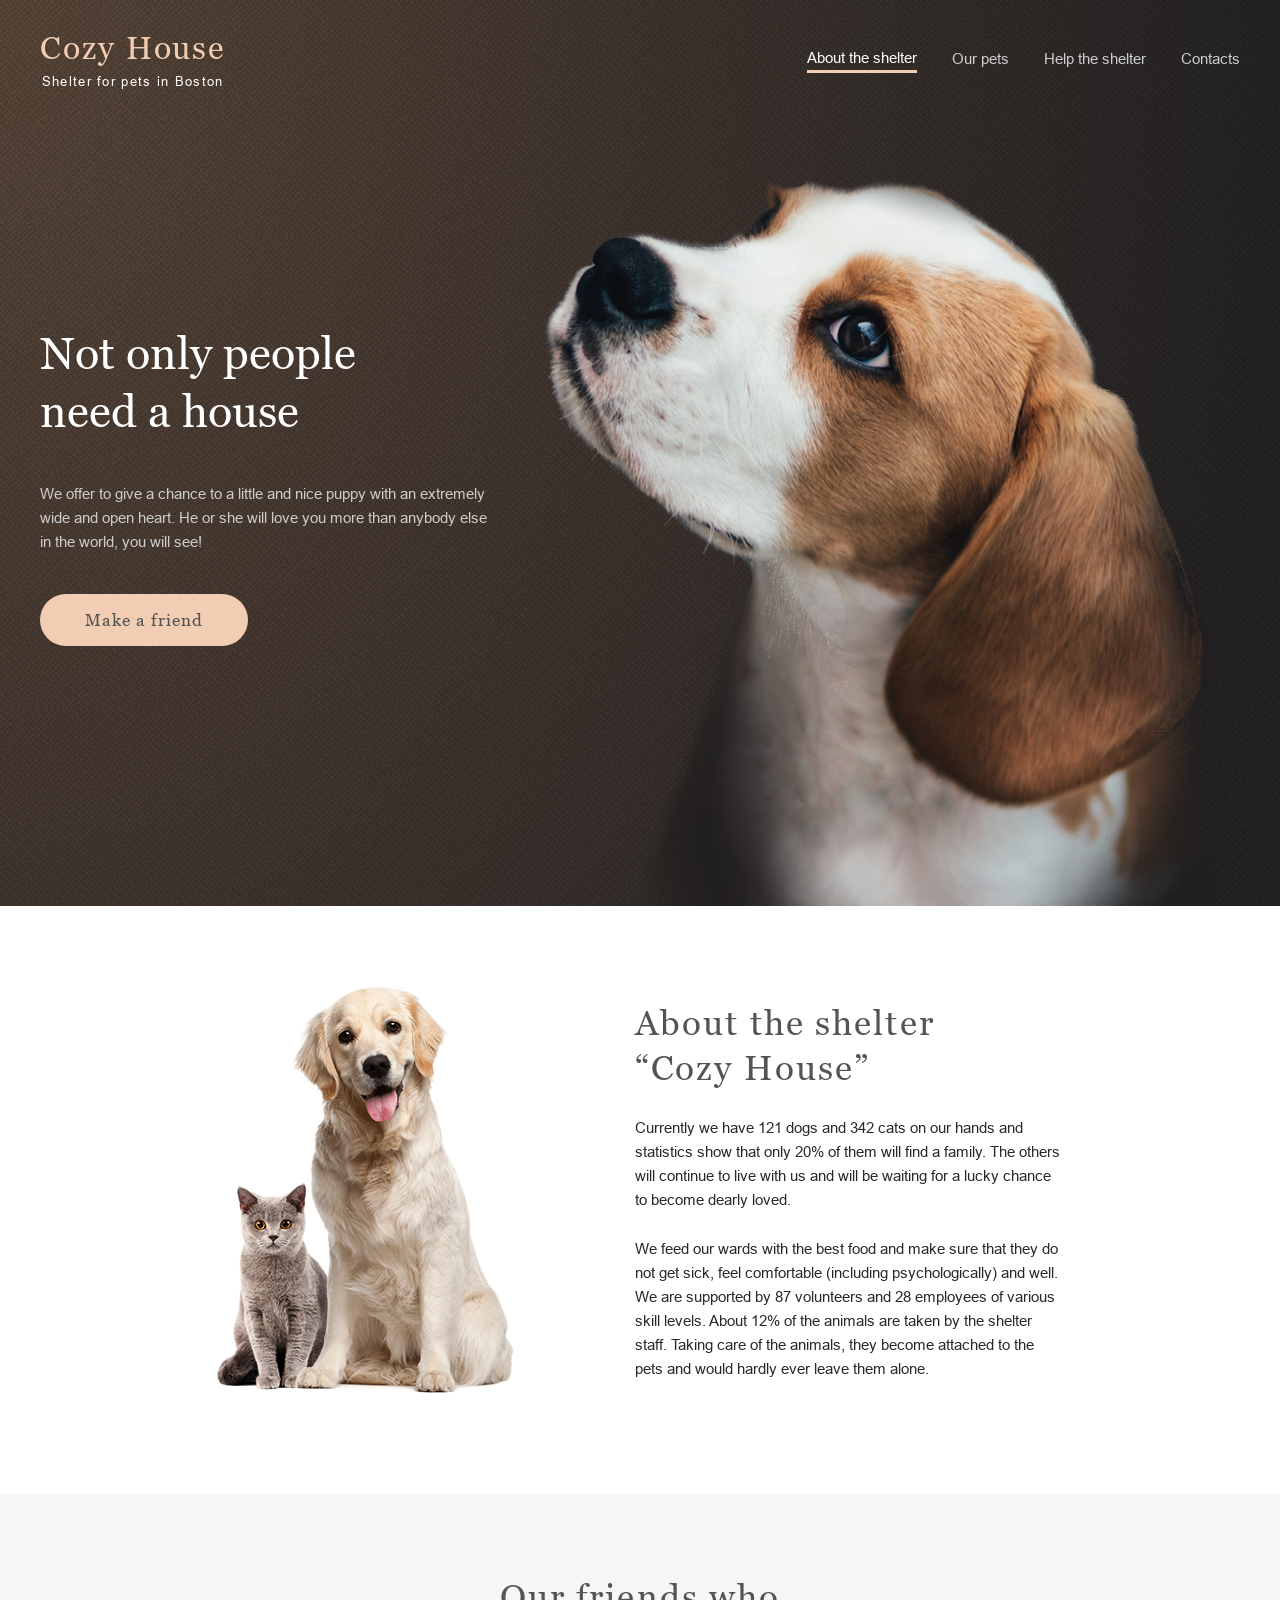
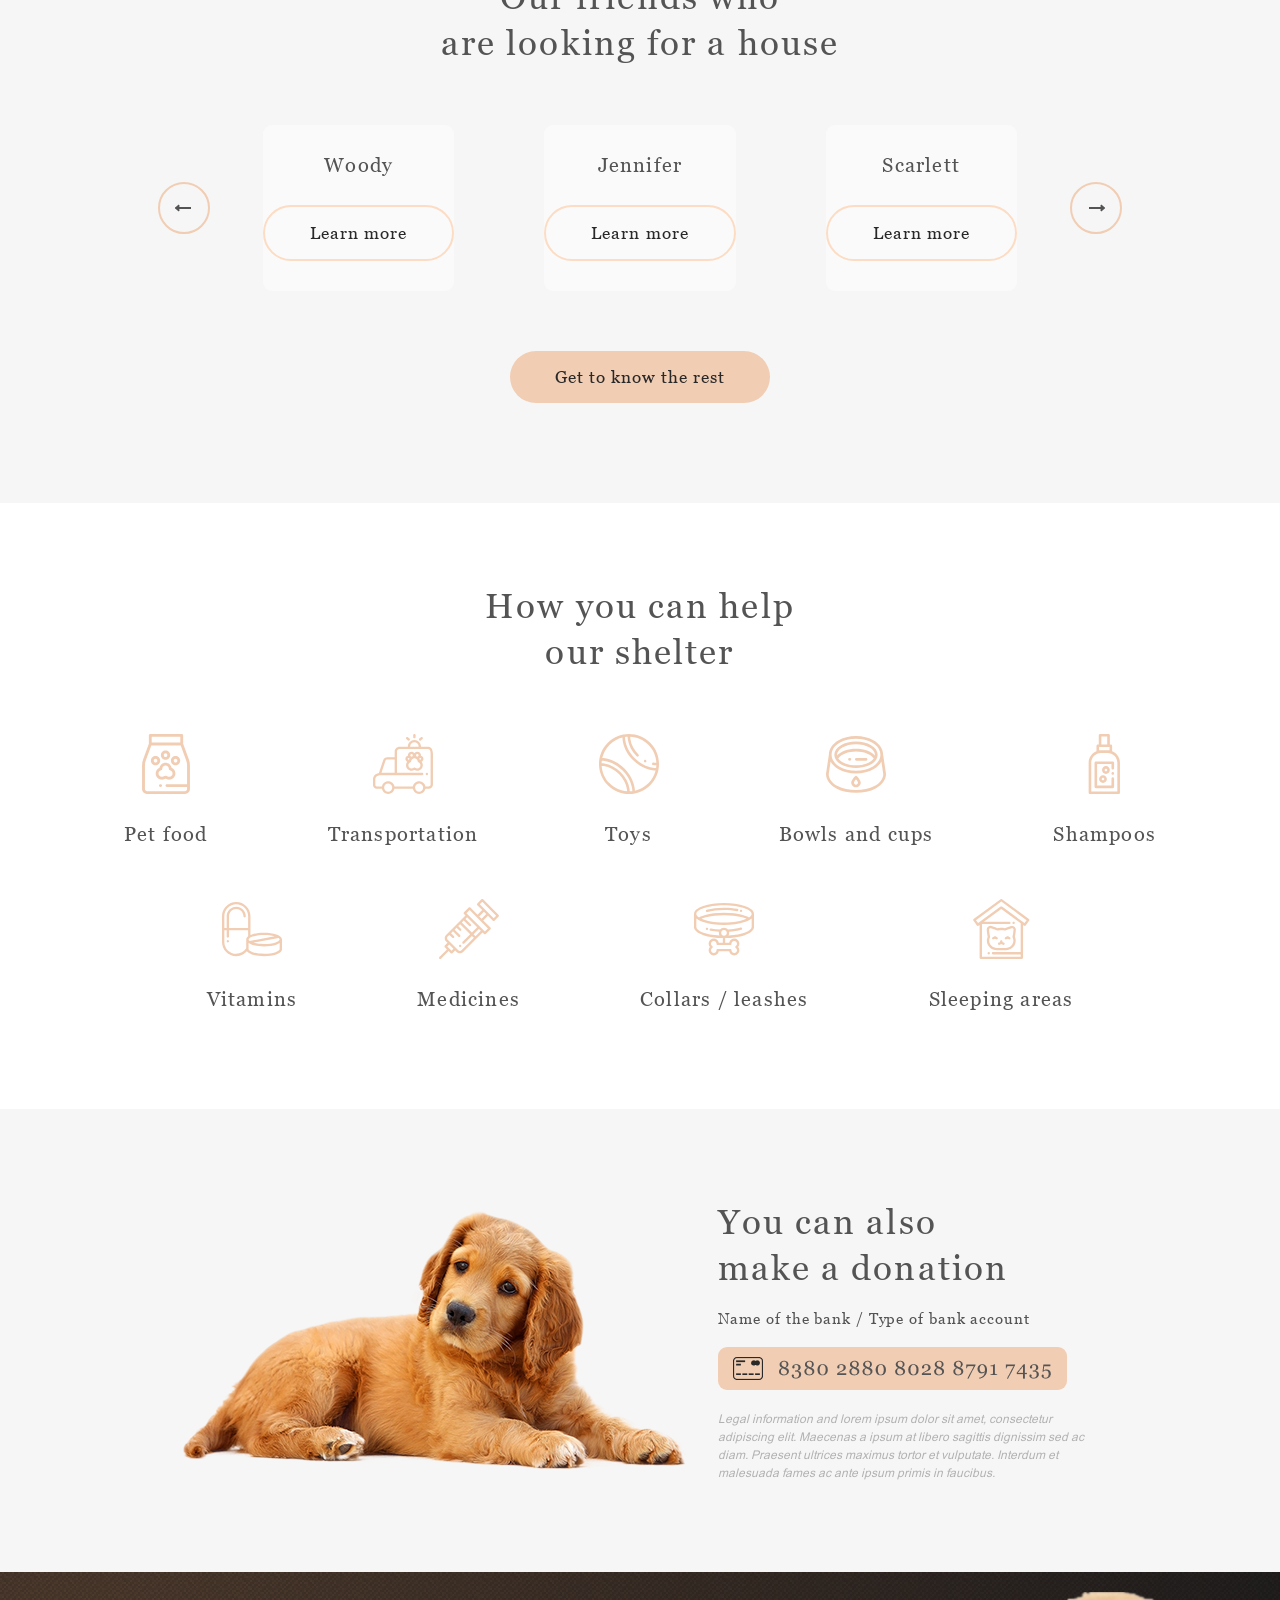
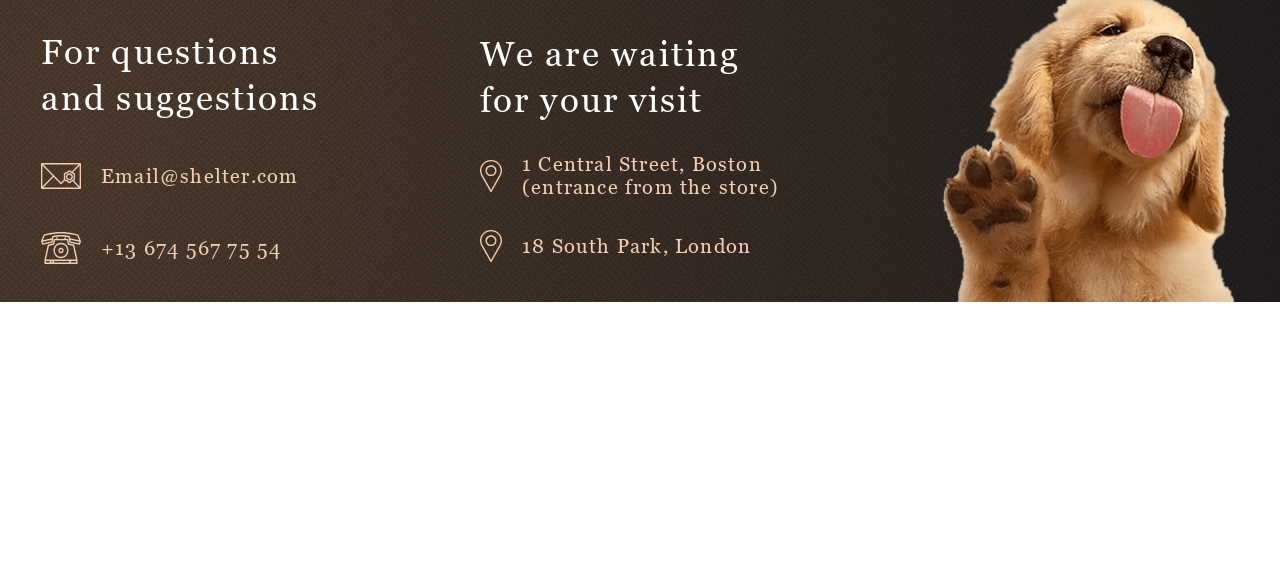
<file: index.html>
<!doctype html>
<html lang="en">
  <head>
    <meta charset="UTF-8" />
    <meta name="viewport" content="width=device-width, initial-scale=1.0" />
    <link rel="stylesheet" href="./sass/style.css" />
    <link rel="icon" type="image/jpg" href="./img/about-pets.jpg" />
    <title>Shelter</title>
  </head>
  <body>
    <!-- Header start -->
    <div class="start-screen-wrapper">
      <header class="header">
        <div class="header__container">
          <a href="index.html" class="header__logo">
            <h1 class="header__title">cozy House</h1>
            <span class="header__subtitle">shelter for pets in Boston</span>
          </a>
          <nav class="nav">
            <ul class="nav__items">
              <li class="nav__item is-active">
                <a href="#about" class="nav__link">about the shelter</a>
              </li>
              <li class="nav__item">
                <a href="pets.html" class="nav__link">our pets</a>
              </li>
              <li class="nav__item">
                <a href="#help" class="nav__link">help the shelter</a>
              </li>
              <li class="nav__item">
                <a href="#footer" class="nav__link">contacts</a>
              </li>
            </ul>
          </nav>
          <button
            class="hamburger"
            type="button"
            aria-label="Open menu"
            aria-expanded="false"
          >
            <span class="hamburger__line"></span>
          </button>
        </div>
      </header>
      <!-- Section startscreen start -->
      <section class="startscreen" id="startscreen">
        <div class="startscreen__content">
          <div class="startscreen__information">
            <h2 class="startscreen__heading">
              not only people<br />need a house
            </h2>
            <p class="startscreen__subheading">
              we offer to give a chance to a little and nice puppy with an
              extremely wide and open heart. He or she will love you more than
              anybody else in the world, you will see!
            </p>
            <a href="#pets" class="startscreen__button">make a friend</a>
          </div>
          <div class="startscreen__image">
            <img
              src="./img/start-screen-puppy.png"
              alt="start-screen-puppy"
              class="startscreen__puppy_image"
            />
          </div>
        </div>
      </section>
      <!-- Section startscreen end -->
    </div>
    <!-- Header end -->
    <!-- Main start -->
    <main>
      <!-- Section about start -->
      <section class="about" id="about">
        <div class="about__content main__content">
          <div class="about__image">
            <img
              src="./img/about-pets.jpg"
              alt="about-pets"
              class="about__pets_image"
            />
          </div>
          <div class="about__information">
            <h3 class="about__heading main__title">
              about the shelter<br />“Cozy House”
            </h3>
            <p class="about__subheading">
              currently we have 121 dogs and 342 cats on our hands and
              statistics show that only 20% of them will find a family. The
              others will continue to live with us and will be waiting for a
              lucky chance to become dearly loved.
            </p>
            <p class="about__subheading">
              we feed our wards with the best food and make sure that they do
              not get sick, feel comfortable (including psychologically) and
              well. We are supported by 87 volunteers and 28 employees of
              various skill levels. About 12% of the animals are taken by the
              shelter staff. Taking care of the animals, they become attached to
              the pets and would hardly ever leave them alone.
            </p>
          </div>
        </div>
      </section>
      <!-- Section pets start -->
      <section class="pets" id="pets">
        <div class="pets__content main__content">
          <h3 class="pets__heading main__title">
            our friends who<br />are looking for a house
          </h3>
          <dialog id="modal">
            <div id="close__modal" class="close__modal">
              <span class="close__modal-line"></span>
            </div>
            <div id="modal__content" class="modal__content"></div>
          </dialog>
          <div class="pets__slider">
            <button
              class="pets__buttons pets__buttons_left"
              id="prevBtn"
              aria-label="previous slide"
            ></button>
            <div class="pets__viewport">
              <div class="pets__cards pets__cards_slider"></div>
            </div>
            <button
              class="pets__buttons pets__buttons_right"
              id="nextBtn"
              aria-label="next slide"
            ></button>
          </div>
          <a href="pets.html" class="pets__button">get to know the rest</a>
        </div>
      </section>
      <!-- Section pets end -->
      <!-- Section help start -->
      <section class="help" id="help">
        <div class="help__content main__content">
          <h3 class="help__heading main__title">
            how you can help<br />
            our shelter
          </h3>
          <div class="help__lists">
            <div class="help__list">
              <img
                src="./img/svg/icon-pet-food.svg"
                alt="icon-pet-food"
                class="help__list_image"
              />
              <h4 class="help__list_text">pet food</h4>
            </div>
            <div class="help__list">
              <img
                src="./img/svg/icon-transportation.svg"
                alt="icon-transportation"
                class="help__list_image"
              />
              <h4 class="help__list_text">transportation</h4>
            </div>
            <div class="help__list">
              <img
                src="./img/svg/icon-toys.svg"
                alt="icon-toys"
                class="help__list_image"
              />
              <h4 class="help__list_text">toys</h4>
            </div>
            <div class="help__list">
              <img
                src="./img/svg/icon-bowls-and-cups.svg"
                alt="icon-bowls-and-cups"
                class="help__list_image"
              />
              <h4 class="help__list_text">bowls and cups</h4>
            </div>
            <div class="help__list">
              <img
                src="./img/svg/icon-shampoos.svg"
                alt="icon-shampoos"
                class="help__list_image"
              />
              <h4 class="help__list_text">shampoos</h4>
            </div>
            <div class="help__list">
              <img
                src="./img/svg/icon-vitamins.svg"
                alt="icon-vitamins"
                class="help__list_image"
              />
              <h4 class="help__list_text">vitamins</h4>
            </div>
            <div class="help__list">
              <img
                src="./img/svg/icon-medicines.svg"
                alt="icon-medicines"
                class="help__list_image"
              />
              <h4 class="help__list_text">medicines</h4>
            </div>
            <div class="help__list">
              <img
                src="./img/svg/icon-collars-leashes.svg"
                alt="icon-collars-leashes"
                class="help__list_image"
              />
              <h4 class="help__list_text">collars / leashes</h4>
            </div>
            <div class="help__list help__list_last">
              <img
                src="./img/svg/icon-sleeping-area.svg"
                alt="icon-sleeping-area"
                class="help__list_image"
              />
              <h4 class="help__list_text">sleeping areas</h4>
            </div>
          </div>
        </div>
      </section>
      <!-- Section help end -->
      <!-- Section donation start -->
      <section class="donation" id="donation">
        <div class="donation__content main__content">
          <div class="donation__image">
            <img
              src="./img/donation-dog.png"
              alt="donation-dog"
              class="donation__image_dog"
            />
          </div>
          <div class="donation__description">
            <h3 class="donation__heading main__title">
              you can also<br />make a donation
            </h3>
            <h4 class="donation__subheading">
              name of the bank / Тype of bank account
            </h4>
            <div class="donation__credit">
              <img
                src="./img/credit-card-content.png"
                alt="credit-card-content"
                class="credit-card-content"
              />
            </div>
            <p class="donation__information">
              Legal information and lorem ipsum dolor sit amet, consectetur
              adipiscing elit. Maecenas a ipsum at libero sagittis dignissim sed
              ac diam. Praesent ultrices maximus tortor et vulputate. Interdum
              et malesuada fames ac ante ipsum primis in faucibus.
            </p>
          </div>
        </div>
      </section>
      <!-- Section donation end -->
    </main>
    <!-- Main end -->
    <!-- Footer start -->
    <footer class="footer" id="footer">
      <div class="footer__wrapper">
        <div class="footer__content">
          <div class="footer__table footer__table_contact">
            <h3 class="footer__title">for questions and suggestions</h3>
            <div class="footer__mail footer__card">
              <img
                src="./img/svg/icon-email.svg"
                alt="icon-email"
                class="footer__images"
              />
              <a href="mailto:email@shelter.com" class="footer__text"
                >email@shelter.com</a
              >
            </div>
            <div class="footer__phone footer__card">
              <img
                src="./img/svg/icon-phone.svg"
                alt="icon-phone"
                class="footer__images"
              />
              <a href="tel:+136745677554" class="footer__text"
                >+13 674 567 75 54</a
              >
            </div>
          </div>
          <div class="footer__table footer__table_location">
            <h3 class="footer__title">we are waiting for your visit</h3>
            <div class="footer__boston footer__card">
              <img
                src="./img/svg/icon-marker.svg"
                alt="icon-marker"
                class="footer__images"
              />
              <a
                href="https://maps.google.com/?q=1+Central+Street,+Boston"
                class="footer__text"
                target="_blank"
                rel="noopener noreferrer"
              >
                1 Central Street, Boston<br />(entrance from the store)
              </a>
            </div>
            <div class="footer__london footer__card">
              <img
                src="./img/svg/icon-marker.svg"
                alt="icon-marker"
                class="footer__images"
              />
              <a
                href="https://maps.google.com/?q=18+South+Park,+London"
                class="footer__text"
                target="_blank"
                rel="noopener noreferrer"
              >
                18 South Park, London
              </a>
            </div>
          </div>
          <div class="footer__image">
            <img
              src="./img/footer-puppy.png"
              alt="footer-puppy"
              class="footer__image_puppy"
            />
          </div>
        </div>
      </div>
    </footer>
    <script type="module" src="./js/main.js"></script>
  </body>
</html>
</file>
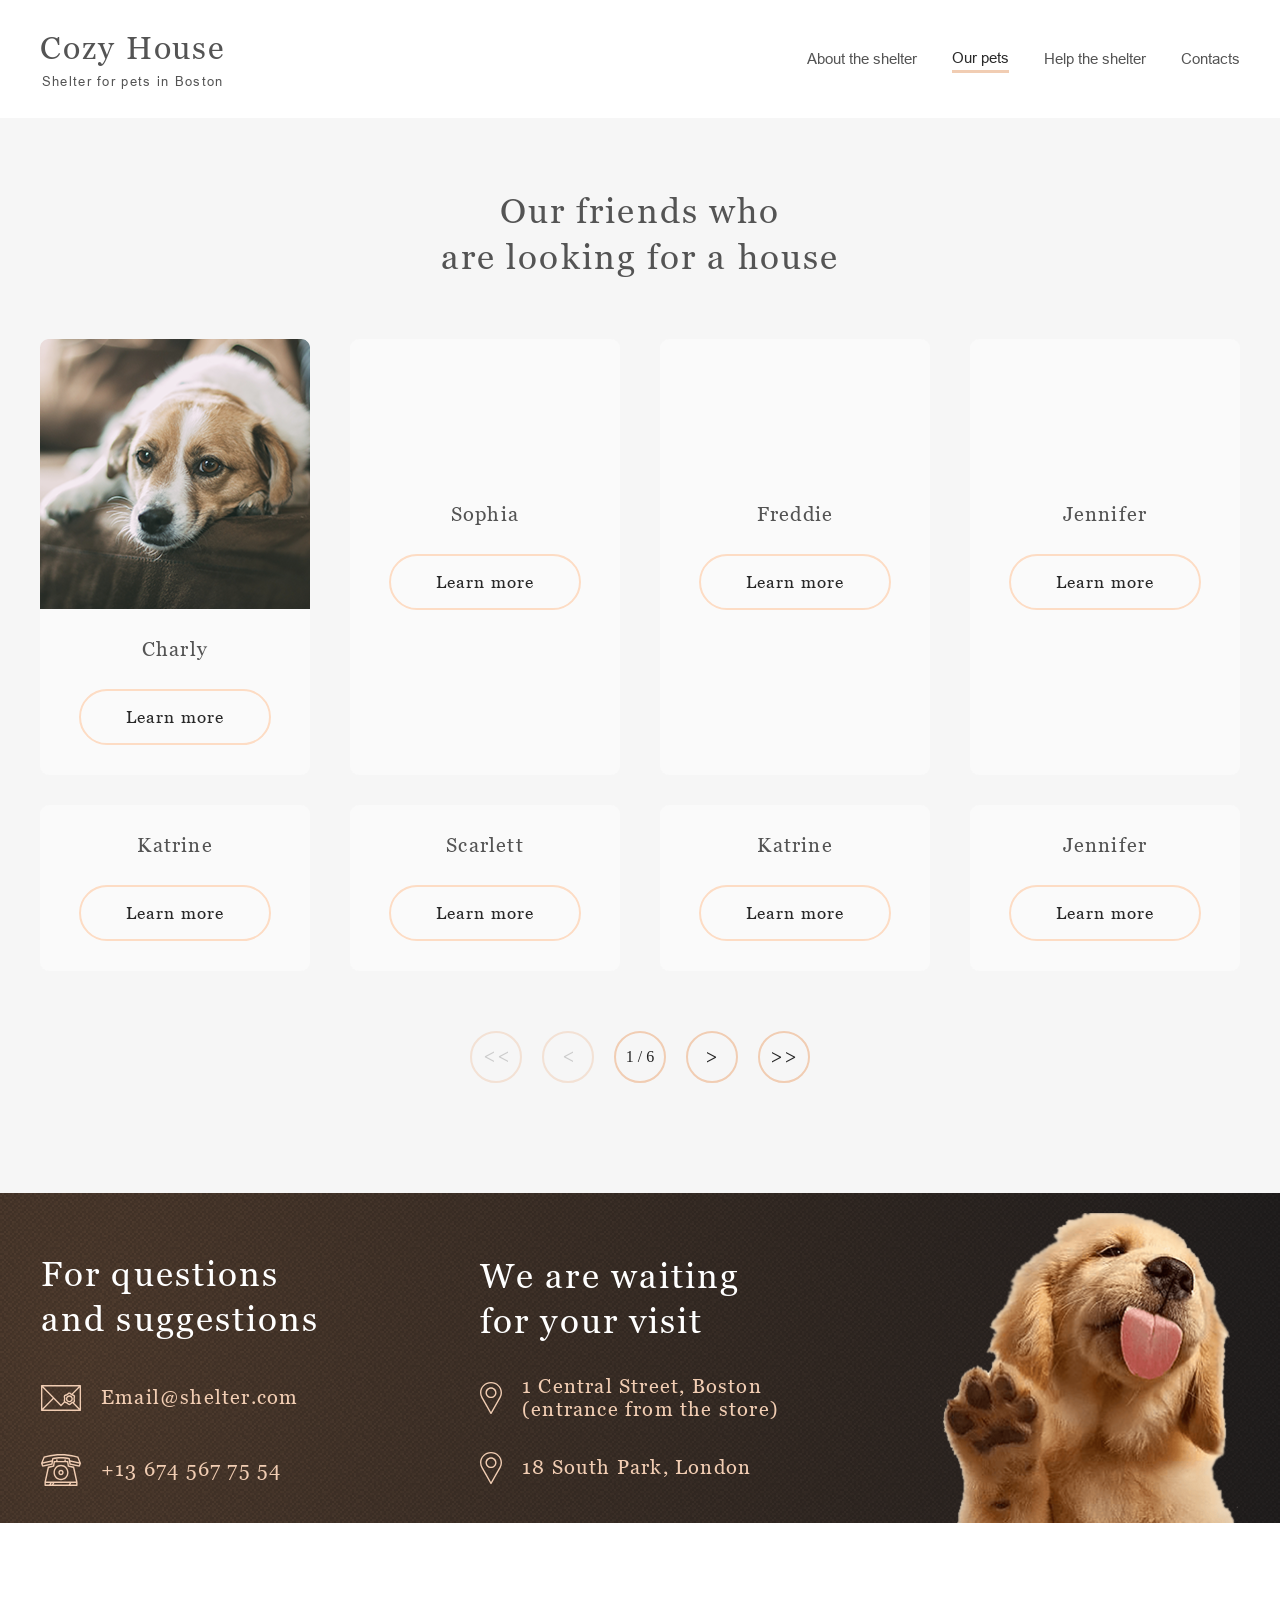
<file: pets.html>
<!doctype html>
<html lang="en">
  <head>
    <meta charset="UTF-8" />
    <meta name="viewport" content="width=device-width, initial-scale=1.0" />
    <link rel="stylesheet" href="./sass/style.css" />
    <link rel="icon" type="image/jpg" href="./img/about-pets.jpg" />
    <title>Pets</title>
  </head>
  <body>
    <!-- Header start -->
    <div class="pets__wrapper">
      <header class="header__pets">
        <div class="pets__container">
          <a href="index.html" class="pets__logo">
            <h1 class="pets__title">cozy House</h1>
            <span class="pets__subtitle">shelter for pets in Boston</span>
          </a>
          <nav class="nav__pets">
            <ul class="pets__items">
              <li class="pets__item">
                <a href="./index.html#about" class="pets__link"
                  >about the shelter</a
                >
              </li>
              <li class="pets__item is-active">
                <a href="pets.html" class="pets__link">our pets</a>
              </li>
              <li class="pets__item">
                <a href="./index.html#help" class="pets__link"
                  >help the shelter</a
                >
              </li>
              <li class="pets__item">
                <a href="#footer" class="pets__link">contacts</a>
              </li>
            </ul>
          </nav>
          <button
            class="hamburger hamburger__pets"
            type="button"
            aria-label="Open menu"
            aria-expanded="false"
          >
            <span class="hamburger__line"></span>
          </button>
        </div>
      </header>
    </div>
    <!-- Header end -->
    <!-- Main start -->
    <main class="main">
      <section class="animals">
        <div class="animals__content main__content">
          <h2 class="pets__heading main__title">
            our friends who<br />are looking for a house
          </h2>
          <dialog id="modal">
            <div id="close__modal" class="close__modal">
              <span class="close__modal-line"></span>
            </div>
            <div id="modal__content" class="modal__content"></div>
          </dialog>
          <div class="pets__cards pets__cards_catalog"></div>
          <div class="animals__buttons">
            <div class="animals__button animals__button_left-all">
              <img src="./img/buttons/btn-all-rigth.svg" alt="btn-all-left" />
            </div>
            <div class="animals__button animals__button_left">
              <img src="./img/buttons/btn-right.svg" alt="btn-left" />
            </div>
            <div class="animals__button page__indicator"></div>
            <div class="animals__button animals__button_right">
              <img src="./img/buttons/btn-right.svg" alt="btn-right" />
            </div>
            <div class="animals__button animals__button_right-all">
              <img src="./img/buttons/btn-all-rigth.svg" alt="btn-all-right" />
            </div>
          </div>
        </div>
      </section>
    </main>
    <!-- Main end -->
    <!-- Footer start -->
    <footer class="footer" id="footer">
      <div class="footer__wrapper">
        <div class="footer__content">
          <div class="footer__table footer__table_contact">
            <h3 class="footer__title">for questions and suggestions</h3>
            <div class="footer__mail footer__card">
              <img
                src="./img/svg/icon-email.svg"
                alt="icon-email"
                class="footer__images"
              />
              <a href="mailto:email@shelter.com" class="footer__text"
                >email@shelter.com</a
              >
            </div>
            <div class="footer__phone footer__card">
              <img
                src="./img/svg/icon-phone.svg"
                alt="icon-phone"
                class="footer__images"
              />
              <a href="tel:+136745677554" class="footer__text"
                >+13 674 567 75 54</a
              >
            </div>
          </div>
          <div class="footer__table footer__table_location">
            <h3 class="footer__title">we are waiting for your visit</h3>
            <div class="footer__boston footer__card">
              <img
                src="./img/svg/icon-marker.svg"
                alt="icon-marker"
                class="footer__images"
              />
              <a
                href="https://maps.google.com/?q=1+Central+Street,+Boston"
                class="footer__text"
                target="_blank"
                rel="noopener noreferrer"
              >
                1 Central Street, Boston<br />(entrance from the store)
              </a>
            </div>
            <div class="footer__london footer__card">
              <img
                src="./img/svg/icon-marker.svg"
                alt="icon-marker"
                class="footer__images"
              />
              <a
                href="https://maps.google.com/?q=18+South+Park,+London"
                class="footer__text"
                target="_blank"
                rel="noopener noreferrer"
              >
                18 South Park, London
              </a>
            </div>
          </div>
          <div class="footer__image">
            <img
              src="./img/footer-puppy.png"
              alt="footer-puppy"
              class="footer__image_puppy"
            />
          </div>
        </div>
      </div>
    </footer>
    <script type="module" src="./js/pets.js"></script>
  </body>
</html>
</file>
<file: sass/style.css>
/* http://meyerweb.com/eric/tools/css/reset/
   v2.0-modified | 20110126
   License: none (public domain)
*/
html,
body,
div,
span,
applet,
object,
iframe,
h1,
h2,
h3,
h4,
h5,
h6,
p,
blockquote,
pre,
a,
abbr,
acronym,
address,
big,
cite,
code,
del,
dfn,
em,
img,
ins,
kbd,
q,
s,
samp,
small,
strike,
strong,
sub,
sup,
tt,
var,
b,
u,
i,
center,
dl,
dt,
dd,
ol,
ul,
li,
fieldset,
form,
label,
legend,
table,
caption,
tbody,
tfoot,
thead,
tr,
th,
td,
article,
aside,
canvas,
details,
embed,
figure,
figcaption,
footer,
header,
hgroup,
menu,
nav,
output,
ruby,
section,
summary,
time,
mark,
audio,
video {
  margin: 0;
  padding: 0;
  border: 0;
  font-size: 100%;
  font: inherit;
  vertical-align: baseline;
}

*,
*::before,
*::after {
  box-sizing: border-box;
}

/* make sure to set some focus styles for accessibility */
:focus {
  outline: 0;
}

/* HTML5 display-role reset for older browsers */
article,
aside,
details,
figcaption,
figure,
footer,
header,
hgroup,
menu,
nav,
section {
  display: block;
}

body {
  line-height: 1;
}

ol,
ul {
  list-style: none;
}

blockquote,
q {
  quotes: none;
}

blockquote:before,
blockquote:after,
q:before,
q:after {
  content: "";
  content: none;
}

table {
  border-collapse: collapse;
  border-spacing: 0;
}

input[type=search]::-webkit-search-cancel-button,
input[type=search]::-webkit-search-decoration,
input[type=search]::-webkit-search-results-button,
input[type=search]::-webkit-search-results-decoration {
  -webkit-appearance: none;
  -moz-appearance: none;
}

input[type=search] {
  -webkit-appearance: none;
  -moz-appearance: none;
  box-sizing: content-box;
}

textarea {
  overflow: auto;
  vertical-align: top;
  resize: vertical;
}

/**
 * Correct `inline-block` display not defined in IE 6/7/8/9 and Firefox 3.
 */
audio,
canvas,
video {
  display: inline-block;
  *display: inline;
  *zoom: 1;
  max-width: 100%;
}

/**
 * Prevent modern browsers from displaying `audio` without controls.
 * Remove excess height in iOS 5 devices.
 */
audio:not([controls]) {
  display: none;
  height: 0;
}

/**
 * Address styling not present in IE 7/8/9, Firefox 3, and Safari 4.
 * Known issue: no IE 6 support.
 */
[hidden] {
  display: none;
}

/**
 * 1. Correct text resizing oddly in IE 6/7 when body `font-size` is set using
 *    `em` units.
 * 2. Prevent iOS text size adjust after orientation change, without disabling
 *    user zoom.
 */
html {
  font-size: 100%; /* 1 */
  -webkit-text-size-adjust: 100%; /* 2 */
  -ms-text-size-adjust: 100%; /* 2 */
}

/**
 * Address `outline` inconsistency between Chrome and other browsers.
 */
a:focus {
  outline: thin dotted;
}

/**
 * Improve readability when focused and also mouse hovered in all browsers.
 */
a:active,
a:hover {
  outline: 0;
}

/**
 * 1. Remove border when inside `a` element in IE 6/7/8/9 and Firefox 3.
 * 2. Improve image quality when scaled in IE 7.
 */
img {
  border: 0; /* 1 */
  -ms-interpolation-mode: bicubic; /* 2 */
}

/**
 * Address margin not present in IE 6/7/8/9, Safari 5, and Opera 11.
 */
figure {
  margin: 0;
}

/**
 * Correct margin displayed oddly in IE 6/7.
 */
form {
  margin: 0;
}

/**
 * Define consistent border, margin, and padding.
 */
fieldset {
  border: 1px solid #c0c0c0;
  margin: 0 2px;
  padding: 0.35em 0.625em 0.75em;
}

/**
 * 1. Correct color not being inherited in IE 6/7/8/9.
 * 2. Correct text not wrapping in Firefox 3.
 * 3. Correct alignment displayed oddly in IE 6/7.
 */
legend {
  border: 0; /* 1 */
  padding: 0;
  white-space: normal; /* 2 */
  *margin-left: -7px; /* 3 */
}

/**
 * 1. Correct font size not being inherited in all browsers.
 * 2. Address margins set differently in IE 6/7, Firefox 3+, Safari 5,
 *    and Chrome.
 * 3. Improve appearance and consistency in all browsers.
 */
button,
input,
select,
textarea {
  font-size: 100%; /* 1 */
  margin: 0; /* 2 */
  vertical-align: baseline; /* 3 */
  *vertical-align: middle; /* 3 */
}

/**
 * Address Firefox 3+ setting `line-height` on `input` using `!important` in
 * the UA stylesheet.
 */
button,
input {
  line-height: normal;
}

/**
 * Address inconsistent `text-transform` inheritance for `button` and `select`.
 * All other form control elements do not inherit `text-transform` values.
 * Correct `button` style inheritance in Chrome, Safari 5+, and IE 6+.
 * Correct `select` style inheritance in Firefox 4+ and Opera.
 */
button,
select {
  text-transform: none;
}

/**
 * 1. Avoid the WebKit bug in Android 4.0.* where (2) destroys native `audio`
 *    and `video` controls.
 * 2. Correct inability to style clickable `input` types in iOS.
 * 3. Improve usability and consistency of cursor style between image-type
 *    `input` and others.
 * 4. Remove inner spacing in IE 7 without affecting normal text inputs.
 *    Known issue: inner spacing remains in IE 6.
 */
button,
html input[type=button],
input[type=reset],
input[type=submit] {
  -webkit-appearance: button; /* 2 */
  cursor: pointer; /* 3 */
  *overflow: visible; /* 4 */
}

/**
 * Re-set default cursor for disabled elements.
 */
button[disabled],
html input[disabled] {
  cursor: default;
}

/**
 * 1. Address box sizing set to content-box in IE 8/9.
 * 2. Remove excess padding in IE 8/9.
 * 3. Remove excess padding in IE 7.
 *    Known issue: excess padding remains in IE 6.
 */
input[type=checkbox],
input[type=radio] {
  box-sizing: border-box; /* 1 */
  padding: 0; /* 2 */
  *height: 13px; /* 3 */
  *width: 13px; /* 3 */
}

/**
 * 1. Address `appearance` set to `searchfield` in Safari 5 and Chrome.
 * 2. Address `box-sizing` set to `border-box` in Safari 5 and Chrome
 *    (include `-moz` to future-proof).
 */
input[type=search] {
  -webkit-appearance: textfield; /* 1 */ /* 2 */
  box-sizing: content-box;
}

/**
 * Remove inner padding and search cancel button in Safari 5 and Chrome
 * on OS X.
 */
input[type=search]::-webkit-search-cancel-button,
input[type=search]::-webkit-search-decoration {
  -webkit-appearance: none;
}

/**
 * Remove inner padding and border in Firefox 3+.
 */
button::-moz-focus-inner,
input::-moz-focus-inner {
  border: 0;
  padding: 0;
}

/**
 * 1. Remove default vertical scrollbar in IE 6/7/8/9.
 * 2. Improve readability and alignment in all browsers.
 */
textarea {
  overflow: auto; /* 1 */
  vertical-align: top; /* 2 */
}

/**
 * Remove most spacing between table cells.
 */
table {
  border-collapse: collapse;
  border-spacing: 0;
}

html,
button,
input,
select,
textarea {
  color: #222;
}

::-moz-selection {
  background: #b3d4fc;
  text-shadow: none;
}

::selection {
  background: #b3d4fc;
  text-shadow: none;
}

img {
  vertical-align: middle;
}

fieldset {
  border: 0;
  margin: 0;
  padding: 0;
}

textarea {
  resize: vertical;
}

.chromeframe {
  margin: 0.2em 0;
  background: #ccc;
  color: #000;
  padding: 0.2em 0;
}

@font-face {
  font-family: "Georgia";
  src: url("../fonts/georgia-regular.woff2") format("woff"), url("../fonts/georgia-bold.woff2") format("woff");
}
@font-face {
  font-family: "Arial";
  src: url("../fonts/arial-regular.woff2") format("woff");
  font-weight: 400;
  font-style: normal;
}
.start-screen-wrapper {
  background: url(../img/noise_transparent@2x.png), radial-gradient(100% 215.42% at 0% 0%, #5b483a 0%, #262425 100%), #211f20;
}

.header {
  margin: 0;
}
.header .header__container {
  max-width: 1200px;
  padding-top: 30px;
  margin: 0 auto;
  display: flex;
  justify-content: space-between;
  align-items: center;
  flex-direction: row;
  flex-wrap: wrap;
  gap: 0;
}
@media (max-width: 1240px) {
  .header .header__container {
    padding: 30px 30px 0;
  }
}
@media (max-width: 768px) {
  .header .header__container {
    padding: 30px 0 0;
    max-width: 708px;
  }
}
@media (max-width: 750px) {
  .header .header__container {
    padding: 30px 30px 0;
  }
}
@media (max-width: 320px) {
  .header .header__container {
    padding: 30px 0 0;
    max-width: 280px;
  }
}
.header .header__container .header__logo {
  display: flex;
  justify-content: center;
  align-items: center;
  flex-direction: column;
  flex-wrap: wrap;
  gap: 10px;
  text-decoration: none;
}
.header .header__container .header__logo:hover {
  opacity: 0.6;
  transition: opacity 0.3s ease;
}
.header .header__container .header__logo .header__title {
  font-family: "Georgia", "Arial", sans-serif;
  font-size: 32px;
  font-weight: 400;
  line-height: 110%;
  letter-spacing: 0.06em;
  color: #f1cdb3;
}
.header .header__container .header__logo .header__subtitle {
  font-family: "Arial", "Georgia", sans-serif;
  font-weight: 400;
  font-size: 13px;
  letter-spacing: 0.1em;
  color: #ffffff;
}
.header .header__container .header__logo ::first-letter {
  text-transform: uppercase;
}

.startscreen .startscreen__content {
  max-width: 1200px;
  margin: 90px auto 0 auto;
  display: flex;
  justify-content: space-between;
  align-items: center;
  flex-direction: row;
  flex-wrap: wrap;
  gap: 42px;
}
@media (max-width: 768px) {
  .startscreen .startscreen__content {
    margin: 60px auto 0 auto;
    display: flex;
    justify-content: center;
    align-items: center;
    flex-direction: row;
    flex-wrap: wrap;
    gap: 100px;
  }
  .startscreen .startscreen__content .startscreen__image {
    display: flex;
    justify-content: flex-end;
    width: 100%;
    padding-right: 28px;
  }
}
@media (max-width: 1240px) {
  .startscreen .startscreen__content {
    display: flex;
    justify-content: center;
    align-items: center;
    flex-direction: row;
    flex-wrap: wrap;
    gap: 100px;
  }
}
@media (max-width: 500px) {
  .startscreen .startscreen__content {
    max-width: 300px;
  }
}
@media (max-width: 320px) {
  .startscreen .startscreen__content {
    display: flex;
    justify-content: center;
    align-items: center;
    flex-direction: row;
    flex-wrap: wrap;
    gap: 105px;
    max-width: 300px;
  }
  .startscreen .startscreen__content .startscreen__image {
    display: flex;
    justify-content: flex-end;
    width: 100%;
    padding-right: 0;
  }
}
@media (max-width: 768px) {
  .startscreen .startscreen__content .startscreen__puppy_image {
    max-width: 569px;
  }
}
@media (max-width: 660px) {
  .startscreen .startscreen__content .startscreen__puppy_image {
    max-width: 260px;
  }
}
@media (max-width: 320px) {
  .startscreen .startscreen__content .startscreen__puppy_image {
    max-width: 260px;
  }
}
.startscreen .startscreen__information {
  display: flex;
  justify-content: space-between;
  align-items: start;
  flex-direction: column;
  flex-wrap: wrap;
  gap: 40px;
  padding-bottom: 114px;
}
@media (max-width: 768px) {
  .startscreen .startscreen__information {
    padding-bottom: 0;
  }
}
@media (max-width: 1240px) {
  .startscreen .startscreen__information {
    padding-bottom: 0;
  }
}
@media (max-width: 320px) {
  .startscreen .startscreen__information {
    display: flex;
    justify-content: space-between;
    align-items: center;
    flex-direction: column;
    flex-wrap: wrap;
    gap: 42px;
  }
}
.startscreen .startscreen__information .startscreen__heading {
  font-family: "Georgia", "Arial", sans-serif;
  font-size: 45px;
  font-weight: 400;
  line-height: 130%;
  color: #ffffff;
}
@media (max-width: 320px) {
  .startscreen .startscreen__information .startscreen__heading {
    font-family: "Georgia", "Arial", sans-serif;
    font-size: 25px;
    font-weight: 400;
    line-height: 130%;
    letter-spacing: 0.06em;
    text-align: center;
  }
}
.startscreen .startscreen__information ::first-letter {
  text-transform: uppercase;
}
.startscreen .startscreen__information .startscreen__subheading {
  font-family: "Arial", "Georgia", sans-serif;
  font-size: 15px;
  font-weight: 400;
  line-height: 160%;
  max-width: 460px;
  color: #cdcdcd;
}
@media (max-width: 320px) {
  .startscreen .startscreen__information .startscreen__subheading {
    text-align: center;
  }
}
.startscreen .startscreen__information .startscreen__button {
  font-family: "Georgia", "Arial", sans-serif;
  font-size: 17px;
  font-weight: 400;
  line-height: 130%;
  letter-spacing: 0.06em;
  color: #545454;
  text-decoration: none;
  padding: 15px 45px;
  background-color: #f1cdb3;
  border-radius: 100px;
}
.startscreen .startscreen__information .startscreen__button:hover {
  transition: background-color 0.3s ease;
  background-color: #fddcc4;
}
@media (max-width: 768px) {
  .startscreen .startscreen__information .startscreen__button {
    align-self: center;
  }
}

.hamburger {
  display: none;
}

@media (max-width: 767px) {
  .hamburger {
    display: inline-block;
    position: relative;
    width: 30px;
    height: 30px;
    border: 0;
    background: transparent;
    cursor: pointer;
    z-index: 30;
  }
  .hamburger::after, .hamburger::before,
  .hamburger .hamburger__line {
    content: "";
    position: absolute;
    width: 30px;
    height: 2px;
    background-color: #f1cdb3;
    transform: translate(-50%, -50%);
    transition: top 0.3s ease, left 0.3s ease, transform 0.3s ease;
  }
  .hamburger::after {
    top: 26px;
  }
  .hamburger::before {
    top: 16px;
  }
  .hamburger .hamburger__line {
    top: 6px;
  }
  .hamburger.active::after {
    top: 16px;
    left: 25px;
    transform: translate(-50%, -50%) rotate(-90deg);
  }
  .hamburger.active::before {
    top: 16px;
    left: 15px;
    transform: translate(-50%, -50%) rotate(-90deg);
  }
  .hamburger.active .hamburger__line {
    top: 16px;
    left: 5px;
    transform: translate(-50%, -50%) rotate(-90deg);
  }
  .hamburger__pets::after, .hamburger__pets::before,
  .hamburger__pets .hamburger__line {
    background-color: #292929;
  }
  .hamburger__pets.active::after, .hamburger__pets.active::before,
  .hamburger__pets.active .hamburger__line {
    background-color: #f1cdb3;
  }
}
body.lock {
  overflow: hidden;
}

section {
  margin: 0;
}

@media (max-width: 320px) {
  img {
    max-width: 260px;
  }
}

.main__content {
  max-width: 1200px;
  margin: 0 auto;
}
@media (max-width: 500px) {
  .main__content {
    max-width: 300px;
  }
}
@media (max-width: 320px) {
  .main__content {
    max-width: 300px;
  }
}

::first-letter {
  text-transform: uppercase;
}

.main__title {
  font-family: "Georgia", "Arial", sans-serif;
  font-size: 35px;
  font-weight: 400;
  line-height: 130%;
  letter-spacing: 0.06em;
  color: #545454;
}
@media (max-width: 320px) {
  .main__title {
    font-family: "Georgia", "Arial", sans-serif;
    font-size: 25px;
    font-weight: 400;
    line-height: 130%;
    letter-spacing: 0.06em;
    text-align: center;
  }
}

.about {
  padding: 80px 0 100px;
  background-color: #ffffff;
}
@media (max-width: 320px) {
  .about {
    padding: 42px 0 42px;
  }
}
.about .about__content {
  display: flex;
  justify-content: center;
  align-items: center;
  flex-direction: row;
  flex-wrap: wrap;
  gap: 120px;
}
.about .about__content .about__image:hover {
  cursor: pointer;
  border-radius: 50%;
  transform: scale(1.05);
  box-shadow: 0 2px 35px 14px rgba(13, 13, 13, 0.04);
  transition: transform 0.3s ease, box-shadow 0.3s ease;
}
@media (max-width: 768px) {
  .about .about__content {
    display: flex;
    justify-content: center;
    align-items: center;
    flex-direction: column-reverse;
    flex-wrap: wrap;
    gap: 80px;
  }
}
@media (max-width: 320px) {
  .about .about__content {
    display: flex;
    justify-content: center;
    align-items: center;
    flex-direction: column-reverse;
    flex-wrap: wrap;
    gap: 42px;
  }
}
.about .about__content .about__information {
  max-width: 430px;
  display: flex;
  justify-content: center;
  align-items: start;
  flex-direction: column;
  flex-wrap: wrap;
  gap: 25px;
}
@media (max-width: 320px) {
  .about .about__content .about__information {
    display: flex;
    justify-content: center;
    align-items: center;
    flex-direction: column;
    flex-wrap: wrap;
    gap: 23px;
  }
}
.about .about__content .about__subheading {
  color: #292929;
  font-family: "Arial", "Georgia", sans-serif;
  font-size: 15px;
  font-weight: 400;
  line-height: 160%;
}
@media (max-width: 320px) {
  .about .about__content .about__subheading {
    max-width: 270px;
    text-align: justify;
  }
}

.pets {
  padding: 80px 0 100px;
  background-color: #f6f6f6;
}
@media (max-width: 320px) {
  .pets {
    padding: 42px 0 42px;
  }
}
.pets .pets__content {
  display: flex;
  justify-content: center;
  align-items: center;
  flex-direction: column;
  flex-wrap: wrap;
  gap: 60px;
}
@media (max-width: 320px) {
  .pets .pets__content {
    display: flex;
    justify-content: center;
    align-items: center;
    flex-direction: column;
    flex-wrap: wrap;
    gap: 42px;
  }
}
.pets .pets__content .pets__heading {
  text-align: center;
}
.pets .pets__content .pets__button {
  font-family: "Georgia", "Arial", sans-serif;
  font-size: 17px;
  font-weight: 400;
  line-height: 130%;
  letter-spacing: 0.06em;
  color: #292929;
  text-decoration: none;
  padding: 15px 45px;
  background-color: #f1cdb3;
  border-radius: 100px;
}
.pets .pets__content .pets__button:hover {
  transition: background-color 0.3s ease;
  background-color: #fddcc4;
}

.help {
  padding: 80px 0 100px;
  background-color: #ffffff;
}
@media (max-width: 320px) {
  .help {
    padding: 42px 0 42px;
  }
}
.help .help__content {
  display: flex;
  justify-content: center;
  align-items: center;
  flex-direction: column;
  flex-wrap: wrap;
  gap: 60px;
}
@media (max-width: 320px) {
  .help .help__content {
    display: flex;
    justify-content: center;
    align-items: center;
    flex-direction: column;
    flex-wrap: wrap;
    gap: 42px;
  }
}
.help .help__content .help__heading {
  text-align: center;
}
.help .help__content .help__lists {
  display: flex;
  justify-content: center;
  align-items: center;
  flex-direction: row;
  flex-wrap: wrap;
  gap: 55px 120px;
}
@media (max-width: 768px) {
  .help .help__content .help__lists {
    display: flex;
    justify-content: center;
    align-items: center;
    flex-direction: row;
    flex-wrap: wrap;
    gap: 55px 60px;
  }
}
@media (max-width: 320px) {
  .help .help__content .help__lists {
    display: flex;
    justify-content: start;
    align-items: center;
    flex-direction: row;
    flex-wrap: wrap;
    gap: 30px;
  }
}
.help .help__content .help__lists .help__list {
  display: flex;
  justify-content: center;
  align-items: center;
  flex-direction: column;
  flex-wrap: wrap;
  gap: 30px;
}
@media (max-width: 768px) {
  .help .help__content .help__lists .help__list {
    width: 170px;
  }
}
@media (max-width: 320px) {
  .help .help__content .help__lists .help__list {
    display: flex;
    justify-content: center;
    align-items: center;
    flex-direction: column;
    flex-wrap: wrap;
    gap: 20px;
    width: 130px;
  }
}
.help .help__content .help__lists .help__list:hover {
  cursor: pointer;
  opacity: 0.9;
  transition: opacity 0.3s ease;
}
.help .help__content .help__lists .help__list:hover .help__list_text {
  color: #f1cdb3;
}
@media (max-width: 320px) {
  .help .help__content .help__lists .help__list .help__list_image {
    max-width: 50px;
  }
}
.help .help__content .help__lists .help__list .help__list_text {
  font-family: "Georgia", "Arial", sans-serif;
  font-size: 20px;
  font-weight: 400;
  letter-spacing: 0.06em;
  text-align: center;
  color: #545454;
}
@media (max-width: 320px) {
  .help .help__content .help__lists .help__list .help__list_text {
    font-family: "Georgia", "Arial", sans-serif;
    font-size: 15px;
    font-weight: 400;
    line-height: 110%;
    letter-spacing: 0.06em;
    text-align: center;
  }
}

.donation {
  padding: 90px 0 90px;
  background-color: #f6f6f6;
}
@media (max-width: 320px) {
  .donation {
    padding: 42px 0 42px;
  }
}
.donation .donation__content {
  display: flex;
  justify-content: center;
  align-items: center;
  flex-direction: row;
  flex-wrap: wrap;
  gap: 30px;
}
@media (max-width: 768px) {
  .donation .donation__content {
    display: flex;
    justify-content: center;
    align-items: center;
    flex-direction: column-reverse;
    flex-wrap: wrap;
    gap: 60px;
  }
}
@media (max-width: 320px) {
  .donation .donation__content {
    display: flex;
    justify-content: center;
    align-items: center;
    flex-direction: column-reverse;
    flex-wrap: wrap;
    gap: 42px;
  }
}
.donation .donation__content .donation__description {
  display: flex;
  justify-content: center;
  align-items: start;
  flex-direction: column;
  flex-wrap: wrap;
  gap: 20px;
}
@media (max-width: 320px) {
  .donation .donation__content .donation__description {
    display: flex;
    justify-content: center;
    align-items: center;
    flex-direction: column;
    flex-wrap: wrap;
    gap: 20px;
    max-width: 260px;
  }
}
.donation .donation__content .donation__description {
  max-width: 380px;
}
.donation .donation__content .donation__description .donation__subheading {
  font-family: "Georgia", "Arial", sans-serif;
  font-weight: 400;
  font-size: 15px;
  letter-spacing: 0.06em;
  color: #545454;
  line-height: 110%;
}
@media (max-width: 320px) {
  .donation .donation__content .donation__description .donation__subheading {
    line-height: 160%;
    letter-spacing: 0;
    white-space: nowrap;
  }
}
.donation .donation__content .donation__description .donation__credit {
  background-color: #f1cdb3;
  border-radius: 9px;
  padding: 10px 15px;
  max-width: 349px;
  width: 100%;
  height: 43px;
}
@media (max-width: 500px) {
  .donation .donation__content .donation__description .donation__credit {
    max-width: 281px;
  }
}
@media (max-width: 320px) {
  .donation .donation__content .donation__description .donation__credit {
    max-width: 281px;
  }
}
@media (max-width: 500px) {
  .donation .donation__content .donation__description .credit-card-content {
    max-width: 251px;
  }
}
@media (max-width: 320px) {
  .donation .donation__content .donation__description .credit-card-content {
    max-width: 251px;
  }
}
.donation .donation__content .donation__description .donation__information {
  font-family: "Arial", "Georgia", sans-serif;
  font-weight: 400;
  font-style: italic;
  font-size: 12px;
  color: #b2b2b2;
  line-height: 150%;
}
@media (max-width: 320px) {
  .donation .donation__content .donation__description .donation__information {
    max-width: 280px;
    text-align: justify;
  }
}
@media (max-width: 560px) {
  .donation .donation__content .donation__image_dog {
    max-width: 260px;
  }
}

.footer {
  background: url(../img/noise_transparent@2x.png), radial-gradient(110.67% 538.64% at 5.73% 50%, #513d2f 0%, #1a1a1c 100%), #211f20;
}
.footer .footer__wrapper {
  max-width: 1200px;
  margin: 0 auto;
}
@media (max-width: 320px) {
  .footer .footer__wrapper {
    max-width: 300px;
  }
}

.footer__content {
  padding-top: 20px;
  display: flex;
  justify-content: center;
  align-items: center;
  flex-direction: row;
  flex-wrap: wrap;
  gap: 160px;
}
@media (max-width: 768px) {
  .footer__content {
    display: flex;
    justify-content: center;
    align-items: center;
    flex-direction: row;
    flex-wrap: wrap;
    gap: 60px;
    padding-top: 35px;
  }
}
@media (max-width: 320px) {
  .footer__content {
    display: flex;
    justify-content: center;
    align-items: center;
    flex-direction: row;
    flex-wrap: wrap;
    gap: 40px;
    padding-top: 30px;
  }
}
.footer__content .footer__table_contact {
  display: flex;
  justify-content: center;
  align-items: start;
  flex-direction: column;
  flex-wrap: wrap;
  gap: 40px;
}
@media (max-width: 320px) {
  .footer__content .footer__table_contact {
    display: flex;
    justify-content: center;
    align-items: center;
    flex-direction: column;
    flex-wrap: wrap;
    gap: 40px;
  }
}
.footer__content .footer__table_location {
  display: flex;
  justify-content: center;
  align-items: start;
  flex-direction: column;
  flex-wrap: wrap;
  gap: 31px;
}
@media (max-width: 320px) {
  .footer__content .footer__table_location {
    display: flex;
    justify-content: center;
    align-items: start;
    flex-direction: column;
    flex-wrap: wrap;
    gap: 40px;
  }
}

.footer__title {
  font-family: "Georgia", "Arial", sans-serif;
  font-size: 35px;
  font-weight: 400;
  line-height: 130%;
  letter-spacing: 0.06em;
  color: #ffffff;
  max-width: 279px;
}
@media (max-width: 320px) {
  .footer__title {
    font-family: "Georgia", "Arial", sans-serif;
    font-size: 25px;
    font-weight: 400;
    line-height: 130%;
    letter-spacing: 0.06em;
    text-align: center;
  }
}

.footer__card {
  display: flex;
  justify-content: center;
  align-items: center;
  flex-direction: row;
  flex-wrap: wrap;
  gap: 20px;
}
.footer__card:hover {
  cursor: pointer;
  opacity: 0.6;
  transition: opacity 0.3s ease;
}
.footer__card .footer__text {
  font-family: "Georgia", "Arial", sans-serif;
  font-weight: 400;
  font-size: 20px;
  letter-spacing: 0.06em;
  color: #545454;
  line-height: 115%;
  color: #f1cdb3;
  text-decoration: none;
}

.pets__wrapper {
  background-color: #ffffff;
}

.header__pets .pets__container {
  max-width: 1200px;
  padding: 30px 0;
  margin: 0 auto;
  display: flex;
  justify-content: space-between;
  align-items: center;
  flex-direction: row;
  flex-wrap: wrap;
  gap: 0;
}
@media (max-width: 1240px) {
  .header__pets .pets__container {
    padding: 30px 30px;
  }
}
@media (max-width: 768px) {
  .header__pets .pets__container {
    padding: 30px 0;
    max-width: 708px;
  }
}
@media (max-width: 750px) {
  .header__pets .pets__container {
    padding: 30px 30px;
  }
}
@media (max-width: 320px) {
  .header__pets .pets__container {
    padding: 30px 0;
    max-width: 280px;
  }
}
.header__pets .pets__container .pets__logo {
  display: flex;
  justify-content: center;
  align-items: center;
  flex-direction: column;
  flex-wrap: wrap;
  gap: 10px;
  text-decoration: none;
}
.header__pets .pets__container .pets__logo:hover {
  opacity: 0.6;
  transition: opacity 0.3s ease;
}
.header__pets .pets__container .pets__logo .pets__title {
  font-family: "Georgia", "Arial", sans-serif;
  font-size: 32px;
  font-weight: 400;
  line-height: 110%;
  letter-spacing: 0.06em;
  color: #545454;
}
.header__pets .pets__container .pets__logo .pets__subtitle {
  font-family: "Arial", "Georgia", sans-serif;
  font-weight: 400;
  font-size: 13px;
  letter-spacing: 0.1em;
  color: #545454;
}
.header__pets .pets__container .pets__logo ::first-letter {
  text-transform: uppercase;
}

.section {
  margin: 0;
}

.animals {
  background-color: #f6f6f6;
  padding: 70px 0 110px;
}
@media (max-width: 768px) {
  .animals {
    padding: 60px 0 70px;
  }
}
@media (max-width: 320px) {
  .animals {
    padding: 42px 0;
  }
}
.animals .animals__content {
  display: flex;
  justify-content: center;
  align-items: center;
  flex-direction: column;
  flex-wrap: wrap;
  gap: 45px;
}
@media (max-width: 768px) {
  .animals .animals__content {
    max-width: 708px;
    display: flex;
    justify-content: center;
    align-items: center;
    flex-direction: column;
    flex-wrap: wrap;
    gap: 0;
  }
}
@media (max-width: 320px) {
  .animals .animals__content {
    display: flex;
    justify-content: center;
    align-items: center;
    flex-direction: column;
    flex-wrap: wrap;
    gap: 42px;
  }
}
.animals .animals__content .pets__heading {
  text-align: center;
}
@media (max-width: 768px) {
  .animals .animals__content .pets__heading {
    padding-top: 20px;
    margin-bottom: 30px;
  }
}
@media (max-width: 320px) {
  .animals .animals__content .pets__heading {
    padding-top: 0;
    margin-bottom: 0;
  }
}
.animals .animals__content .animals__buttons {
  display: flex;
  justify-content: center;
  align-items: center;
  flex-direction: row;
  flex-wrap: wrap;
  gap: 20px;
}
@media (max-width: 768px) {
  .animals .animals__content .animals__buttons {
    margin-top: 40px;
  }
}
@media (max-width: 320px) {
  .animals .animals__content .animals__buttons {
    display: flex;
    justify-content: center;
    align-items: center;
    flex-direction: row;
    flex-wrap: wrap;
    gap: 10px;
    margin-top: 0;
  }
}
.animals .animals__content .animals__buttons .animals__button {
  display: flex;
  justify-content: center;
  align-items: center;
  flex-direction: row;
  flex-wrap: wrap;
  gap: 10px;
  box-sizing: border-box;
  width: 52px;
  height: 52px;
  border: 2px solid #f1cdb3;
  border-radius: 100px;
}
.animals .animals__content .animals__buttons .animals__button:hover {
  cursor: pointer;
  background-color: #fddcc4;
  border-color: #fddcc4;
}
.animals .animals__content .animals__buttons .animals__button_left {
  transform: rotate(180deg);
}
.animals .animals__content .animals__buttons .animals__button_left-all {
  transform: rotate(180deg);
}
.animals .animals__content .pets__cards_catalog {
  display: grid;
  grid-template-columns: repeat(auto-fit, 270px);
  justify-content: center;
  gap: 30px 40px;
  width: 100%;
  padding: 15px 0;
  opacity: 1;
  transform: translateX(0);
}
.animals .animals__content .pets__cards_catalog.slide-left-out {
  animation: slideLeftOut 0.35s ease forwards;
}
.animals .animals__content .pets__cards_catalog.slide-left-in {
  animation: slideLeftIn 0.35s ease forwards;
}
.animals .animals__content .pets__cards_catalog.slide-right-out {
  animation: slideRightOut 0.35s ease forwards;
}
.animals .animals__content .pets__cards_catalog.slide-right-in {
  animation: slideRightIn 0.35s ease forwards;
}
@media (max-width: 768px) {
  .animals .animals__content .pets__cards_catalog {
    padding: 0;
  }
}
.animals .animals__content .pets__cards_catalog .pets__card {
  width: 270px;
  background-color: #fafafa;
  border-radius: 9px;
  transition: box-shadow 0.3s ease;
  display: flex;
  justify-content: center;
  align-items: center;
  flex-direction: column;
  flex-wrap: wrap;
  gap: 30px;
}
@media (max-width: 768px) {
  .animals .animals__content .pets__cards_catalog .pets__card:nth-child(n+7) {
    display: none;
  }
}
@media (max-width: 320px) {
  .animals .animals__content .pets__cards_catalog .pets__card:nth-child(n+4) {
    display: none;
  }
}
.animals .animals__content .pets__cards_catalog .pets__card .pets__link {
  transition: background-color 0.3s ease;
}
.animals .animals__content .pets__cards_catalog .pets__card:hover {
  cursor: pointer;
  background-color: #ffffff;
  box-shadow: 0 2px 35px 14px rgba(13, 13, 13, 0.04);
}
.animals .animals__content .pets__cards_catalog .pets__card:hover .pets__link {
  background-color: #fddcc4;
}
@media (max-width: 320px) {
  .animals .animals__content .pets__cards_catalog .pets__card .pets__card_image {
    max-width: 270px;
  }
}
.animals .animals__content .pets__cards_catalog .pets__card .pets__cards_desc {
  color: #545454;
  font-family: "Georgia", "Arial", sans-serif;
  font-size: 20px;
  font-weight: 400;
  letter-spacing: 0.06em;
  text-align: center;
}
.animals .animals__content .pets__cards_catalog .pets__card .pets__link {
  margin-bottom: 30px;
  font-family: "Georgia", "Arial", sans-serif;
  font-size: 17px;
  font-weight: 400;
  line-height: 130%;
  letter-spacing: 0.06em;
  color: #292929;
  text-decoration: none;
  padding: 15px 45px;
  background-color: #fafafa;
  border-radius: 100px;
  border: 2px solid #fddcc4;
}

.animals__button.disabled {
  cursor: default;
  border-color: #292929;
  opacity: 0.5;
  pointer-events: none;
}
.animals__button.disabled:hover {
  background-color: transparent;
  border-color: #292929;
}
.animals__button.disabled img {
  opacity: 0.4;
}

@keyframes slideLeftOut {
  from {
    opacity: 1;
    transform: translateX(0);
  }
  to {
    opacity: 0;
    transform: translateX(-100%);
  }
}
@keyframes slideLeftIn {
  from {
    opacity: 0;
    transform: translateX(100%);
  }
  to {
    opacity: 1;
    transform: translateX(0);
  }
}
@keyframes slideRightOut {
  from {
    opacity: 1;
    transform: translateX(0);
  }
  to {
    opacity: 0;
    transform: translateX(100%);
  }
}
@keyframes slideRightIn {
  from {
    opacity: 0;
    transform: translateX(-100%);
  }
  to {
    opacity: 1;
    transform: translateX(0);
  }
}
@media (max-width: 767px) {
  .nav {
    display: none;
    position: fixed;
    top: 0px;
    right: -100%;
    width: 100%;
    height: 100%;
    background: #292929;
    transition: right 0.35s ease;
    z-index: 20;
    display: flex;
    justify-content: center;
    align-items: center;
    flex-direction: row;
    flex-wrap: wrap;
    gap: 0;
  }
}
.nav.active {
  right: 0;
}
.nav .nav__items {
  display: flex;
  justify-content: space-between;
  align-items: center;
  flex-direction: row;
  flex-wrap: wrap;
  gap: 35px;
}
.nav .nav__items .is-active .nav__link {
  color: #ffffff;
}
.nav .nav__items .is-active::after {
  content: "";
  display: block;
  width: 100%;
  height: 3px;
  transition: background-color 0.3s ease;
  background-color: #f1cdb3;
}
@media (max-width: 767px) {
  .nav .nav__items {
    display: flex;
    justify-content: center;
    align-items: center;
    flex-direction: column;
    flex-wrap: wrap;
    gap: 40px;
  }
}
.nav .nav__link {
  font-family: "Arial", "Georgia", sans-serif;
  font-weight: 400;
  font-size: 15px;
  line-height: 160%;
  color: #cdcdcd;
  -webkit-text-decoration: #ffffff;
          text-decoration: #ffffff;
}
.nav .nav__link:hover {
  transition: color 0.3s ease;
  color: #ffffff;
}
.nav .nav__link:active::after {
  content: "";
  display: block;
  width: 100%;
  height: 3px;
  transition: background-color 0.3s ease;
  background-color: #f1cdb3;
}
@media (max-width: 767px) {
  .nav .nav__link {
    font-size: 32px;
  }
}
.nav ::first-letter {
  text-transform: uppercase;
}

@media (max-width: 767px) {
  .nav__pets {
    display: none;
    position: fixed;
    top: 0px;
    right: -100%;
    width: 100%;
    height: 100%;
    background: #292929;
    transition: right 0.35s ease;
    z-index: 20;
    display: flex;
    justify-content: center;
    align-items: center;
    flex-direction: row;
    flex-wrap: wrap;
    gap: 0;
  }
}
.nav__pets.active {
  right: 0;
}
.nav__pets .pets__items {
  display: flex;
  justify-content: space-between;
  align-items: center;
  flex-direction: row;
  flex-wrap: wrap;
  gap: 35px;
}
.nav__pets .pets__items .is-active .pets__link {
  color: #292929;
}
@media (max-width: 767px) {
  .nav__pets .pets__items .is-active .pets__link {
    color: #ffffff;
  }
}
.nav__pets .pets__items .is-active::after {
  content: "";
  display: block;
  width: 100%;
  height: 3px;
  transition: background-color 0.3s ease;
  background-color: #f1cdb3;
}
@media (max-width: 767px) {
  .nav__pets .pets__items {
    display: flex;
    justify-content: center;
    align-items: center;
    flex-direction: column;
    flex-wrap: wrap;
    gap: 40px;
  }
}
.nav__pets .pets__link {
  font-family: "Arial", "Georgia", sans-serif;
  font-weight: 400;
  font-size: 15px;
  line-height: 160%;
  color: #545454;
  -webkit-text-decoration: #ffffff;
          text-decoration: #ffffff;
}
.nav__pets .pets__link:hover {
  transition: color 0.3s ease;
  color: #292929;
}
.nav__pets .pets__link:active::after {
  content: "";
  display: block;
  width: 100%;
  height: 3px;
  transition: background-color 0.3s ease;
  background-color: #f1cdb3;
}
@media (max-width: 767px) {
  .nav__pets .pets__link {
    color: #cdcdcd;
    -webkit-text-decoration: #ffffff;
            text-decoration: #ffffff;
    font-size: 32px;
  }
  .nav__pets .pets__link:hover {
    color: #ffffff;
  }
}
.nav__pets ::first-letter {
  text-transform: uppercase;
}

.pets__slider {
  display: flex;
  justify-content: center;
  align-items: center;
  flex-direction: row;
  flex-wrap: wrap;
  gap: 53px;
}
@media (max-width: 860px) {
  .pets__slider {
    max-width: 708px;
    display: flex;
    justify-content: center;
    align-items: center;
    flex-direction: row;
    flex-wrap: wrap;
    gap: 12px;
  }
}
@media (max-width: 768px) {
  .pets__slider {
    max-width: 708px;
    display: flex;
    justify-content: center;
    align-items: center;
    flex-direction: row;
    flex-wrap: wrap;
    gap: 12px;
  }
}
@media (max-width: 510px) {
  .pets__slider {
    display: grid;
    grid-template-columns: 1fr 1fr;
    justify-items: center;
    row-gap: 20px;
  }
}
@media (max-width: 320px) {
  .pets__slider {
    display: grid;
    grid-template-columns: 1fr 1fr;
    justify-items: center;
    row-gap: 20px;
  }
}
.pets__slider .pets__viewport {
  overflow: hidden;
}
@media (max-width: 510px) {
  .pets__slider .pets__viewport {
    grid-column: 1/-1;
    grid-row: 1;
  }
}
@media (max-width: 400px) {
  .pets__slider .pets__viewport {
    grid-column: 1/-1;
    grid-row: 1;
  }
}
@media (max-width: 320px) {
  .pets__slider .pets__viewport {
    grid-column: 1/-1;
    grid-row: 1;
  }
}
.pets__slider .pets__viewport .pets__cards_slider {
  display: flex;
  justify-content: center;
  align-items: center;
  flex-direction: row;
  flex-wrap: wrap;
  gap: 90px;
  transition: transform 0.5s ease;
}
@media (max-width: 860px) {
  .pets__slider .pets__viewport .pets__cards_slider {
    display: flex;
    justify-content: center;
    align-items: center;
    flex-direction: row;
    flex-wrap: wrap;
    gap: 40px;
  }
}
@media (max-width: 768px) {
  .pets__slider .pets__viewport .pets__cards_slider {
    display: flex;
    justify-content: center;
    align-items: center;
    flex-direction: row;
    flex-wrap: wrap;
    gap: 40px;
  }
}
.pets__slider .pets__viewport .pets__cards_slider.animate-left {
  transform: translateX(-100%);
}
.pets__slider .pets__viewport .pets__cards_slider.animate-right {
  transform: translateX(100%);
}
.pets__slider .pets__viewport .pets__cards_slider .pets__card {
  background-color: #fafafa;
  transition: box-shadow 0.3s ease;
  display: flex;
  justify-content: center;
  align-items: center;
  flex-direction: column;
  flex-wrap: wrap;
  gap: 30px;
  border-radius: 9px;
}
.pets__slider .pets__viewport .pets__cards_slider .pets__card .pets__link {
  transition: background-color 0.3s ease;
}
.pets__slider .pets__viewport .pets__cards_slider .pets__card:hover {
  cursor: pointer;
  background-color: #ffffff;
  box-shadow: 0 2px 35px 14px rgba(13, 13, 13, 0.04);
}
.pets__slider .pets__viewport .pets__cards_slider .pets__card:hover .pets__link {
  background-color: #fddcc4;
}
@media (max-width: 400px) {
  .pets__slider .pets__viewport .pets__cards_slider .pets__card .pets__buttons {
    grid-column: 2;
    grid-row: 2;
  }
}
@media (max-width: 320px) {
  .pets__slider .pets__viewport .pets__cards_slider .pets__card .pets__buttons {
    grid-column: 2;
    grid-row: 2;
  }
}
.pets__slider .pets__viewport .pets__cards_slider .pets__card .pets__cards_desc {
  color: #545454;
  font-family: "Georgia", "Arial", sans-serif;
  font-size: 20px;
  font-weight: 400;
  letter-spacing: 0.06em;
  text-align: center;
}
.pets__slider .pets__viewport .pets__cards_slider .pets__card .pets__link {
  margin-bottom: 30px;
  font-family: "Georgia", "Arial", sans-serif;
  font-size: 17px;
  font-weight: 400;
  line-height: 130%;
  letter-spacing: 0.06em;
  color: #292929;
  text-decoration: none;
  padding: 15px 45px;
  background-color: #fafafa;
  border-radius: 100px;
  border: 2px solid #fddcc4;
}
.pets__slider .pets__viewport .pets__cards_slider .pets__card .pets__card_image {
  max-width: 270px;
}

.pets__buttons {
  width: 52px;
  height: 52px;
  border-radius: 100px;
  border: 2px solid #f1cdb3;
  background-color: #f6f6f6;
  cursor: pointer;
  position: relative;
}
.pets__buttons::before {
  content: "";
  position: absolute;
  top: 50%;
  left: 17px;
  width: 14px;
  height: 2px;
  background-color: #545454;
  transform: translateY(-50%);
}
.pets__buttons::after {
  content: "";
  position: absolute;
  top: 50%;
  left: 27px;
  width: 5px;
  height: 5px;
  border-top: 2px solid #545454;
  border-right: 2px solid #545454;
  transform: translateY(-50%) rotate(45deg);
}
.pets__buttons:hover {
  background-color: #fddcc4;
  border-color: #fddcc4;
}

.pets__buttons_left {
  transform: rotate(180deg);
}

body:has(dialog[open]) {
  overflow: hidden;
  scrollbar-gutter: stable;
}

dialog {
  border: none;
  border-radius: 12px;
  box-shadow: 0 2px 35px 14px rgba(13, 13, 13, 0.04);
  background-color: #ffffff;
  max-width: 952px;
  width: 100%;
  padding: 0;
  opacity: 0;
  transform: translateY(-20px) scale(0.95);
  transition: opacity 0.3s ease, transform 0.3s ease, display 0.3s ease allow-discrete, overlay 0.3s ease allow-discrete;
}
dialog[open] {
  opacity: 1;
  transform: translateY(0) scale(1);
}
dialog::backdrop {
  background: rgba(41, 41, 41, 0.6);
}
@media (max-width: 768px) {
  dialog {
    max-width: 682px;
    width: 100%;
  }
}
@media (max-width: 320px) {
  dialog {
    max-width: 270px;
    width: 100%;
  }
}
dialog .close__modal {
  display: flex;
  justify-content: center;
  align-items: center;
  flex-direction: row;
  flex-wrap: wrap;
  gap: 0;
  position: relative;
  margin-left: auto;
  width: 52px;
  height: 52px;
  border-radius: 50%;
  border: 2px solid #f1cdb3;
  cursor: pointer;
}
dialog .close__modal:hover {
  background-color: #f1cdb3;
}
dialog .close__modal .close__modal-line::before {
  content: "";
  display: block;
  position: absolute;
  top: 50%;
  left: 50%;
  width: 12px;
  height: 2px;
  border-radius: 2px;
  transition: background-color 0.3s ease;
  background-color: black;
  transform: translate(-50%, -50%) rotate(45deg);
}
dialog .close__modal .close__modal-line::after {
  content: "";
  display: block;
  position: absolute;
  top: 50%;
  left: 50%;
  width: 12px;
  height: 2px;
  border-radius: 2px;
  transition: background-color 0.3s ease;
  background-color: black;
  transform: translate(-50%, -50%) rotate(-45deg);
}
dialog .pets__card-modal {
  display: flex;
  justify-content: start;
  align-items: center;
  flex-direction: row;
  flex-wrap: nowrap;
  gap: 0;
}
dialog .pets__card-modal .pets__card-modal_image {
  max-width: 500px;
  width: 100%;
}
@media (max-width: 768px) {
  dialog .pets__card-modal .pets__card-modal_image {
    max-width: 350px;
    width: 100%;
  }
}
@media (max-width: 320px) {
  dialog .pets__card-modal .pets__card-modal_image {
    display: none;
  }
}
dialog .pets__card-modal .pets__card-modal_block {
  display: flex;
  justify-content: center;
  align-items: start;
  flex-direction: column;
  flex-wrap: wrap;
  gap: 40px;
  margin: 0 auto;
  max-width: 351px;
  width: 100%;
}
@media (max-width: 768px) {
  dialog .pets__card-modal .pets__card-modal_block {
    display: flex;
    justify-content: center;
    align-items: start;
    flex-direction: column;
    flex-wrap: wrap;
    gap: 20px;
    max-width: 260px;
    width: 100%;
  }
}
@media (max-width: 320px) {
  dialog .pets__card-modal .pets__card-modal_block {
    display: flex;
    justify-content: center;
    align-items: center;
    flex-direction: column;
    flex-wrap: wrap;
    gap: 20px;
    max-width: 220px;
    width: 100%;
  }
}
dialog .pets__card-modal .pets__card-modal_block .pets__card-modal_title {
  display: flex;
  justify-content: center;
  align-items: start;
  flex-direction: column;
  flex-wrap: wrap;
  gap: 10px;
}
@media (max-width: 320px) {
  dialog .pets__card-modal .pets__card-modal_block .pets__card-modal_title {
    display: flex;
    justify-content: center;
    align-items: center;
    flex-direction: column;
    flex-wrap: wrap;
    gap: 10px;
  }
}
dialog .pets__card-modal .pets__card-modal_block .pets__card-modal_title .pets__card-modal_desc {
  font-family: "Georgia", "Arial", sans-serif;
  font-size: 35px;
  font-weight: 400;
  line-height: 130%;
  letter-spacing: 0.06em;
}
dialog .pets__card-modal .pets__card-modal_block .pets__card-modal_title .type-breed {
  font-family: "Georgia", "Arial", sans-serif;
  font-size: 20px;
  font-weight: 400;
  letter-spacing: 0.06em;
  text-align: center;
}
dialog .pets__card-modal .pets__card-modal_block .pets__card-modal_description {
  font-family: "Georgia", "Arial", sans-serif;
  font-size: 15px;
  font-weight: 400;
  line-height: 110%;
  letter-spacing: 0.06em;
}
dialog .pets__card-modal .pets__card-modal_block .pets__card-modal_info {
  display: flex;
  justify-content: center;
  align-items: start;
  flex-direction: column;
  flex-wrap: wrap;
  gap: 10px;
  font-family: "Georgia", "Arial", sans-serif;
  font-size: 15px;
  font-weight: 400;
  line-height: 110%;
  letter-spacing: 0.06em;
  list-style-type: disc;
}
dialog .pets__card-modal .pets__card-modal_block .pets__card-modal_info li::marker {
  color: #f1cdb3;
}
@media (max-width: 768px) {
  dialog .pets__card-modal .pets__card-modal_block .pets__card-modal_info {
    display: flex;
    justify-content: center;
    align-items: start;
    flex-direction: column;
    flex-wrap: wrap;
    gap: 5px;
    margin-bottom: 10px;
  }
}

html {
  scroll-behavior: smooth;
}/*# sourceMappingURL=style.css.map */
</file>
